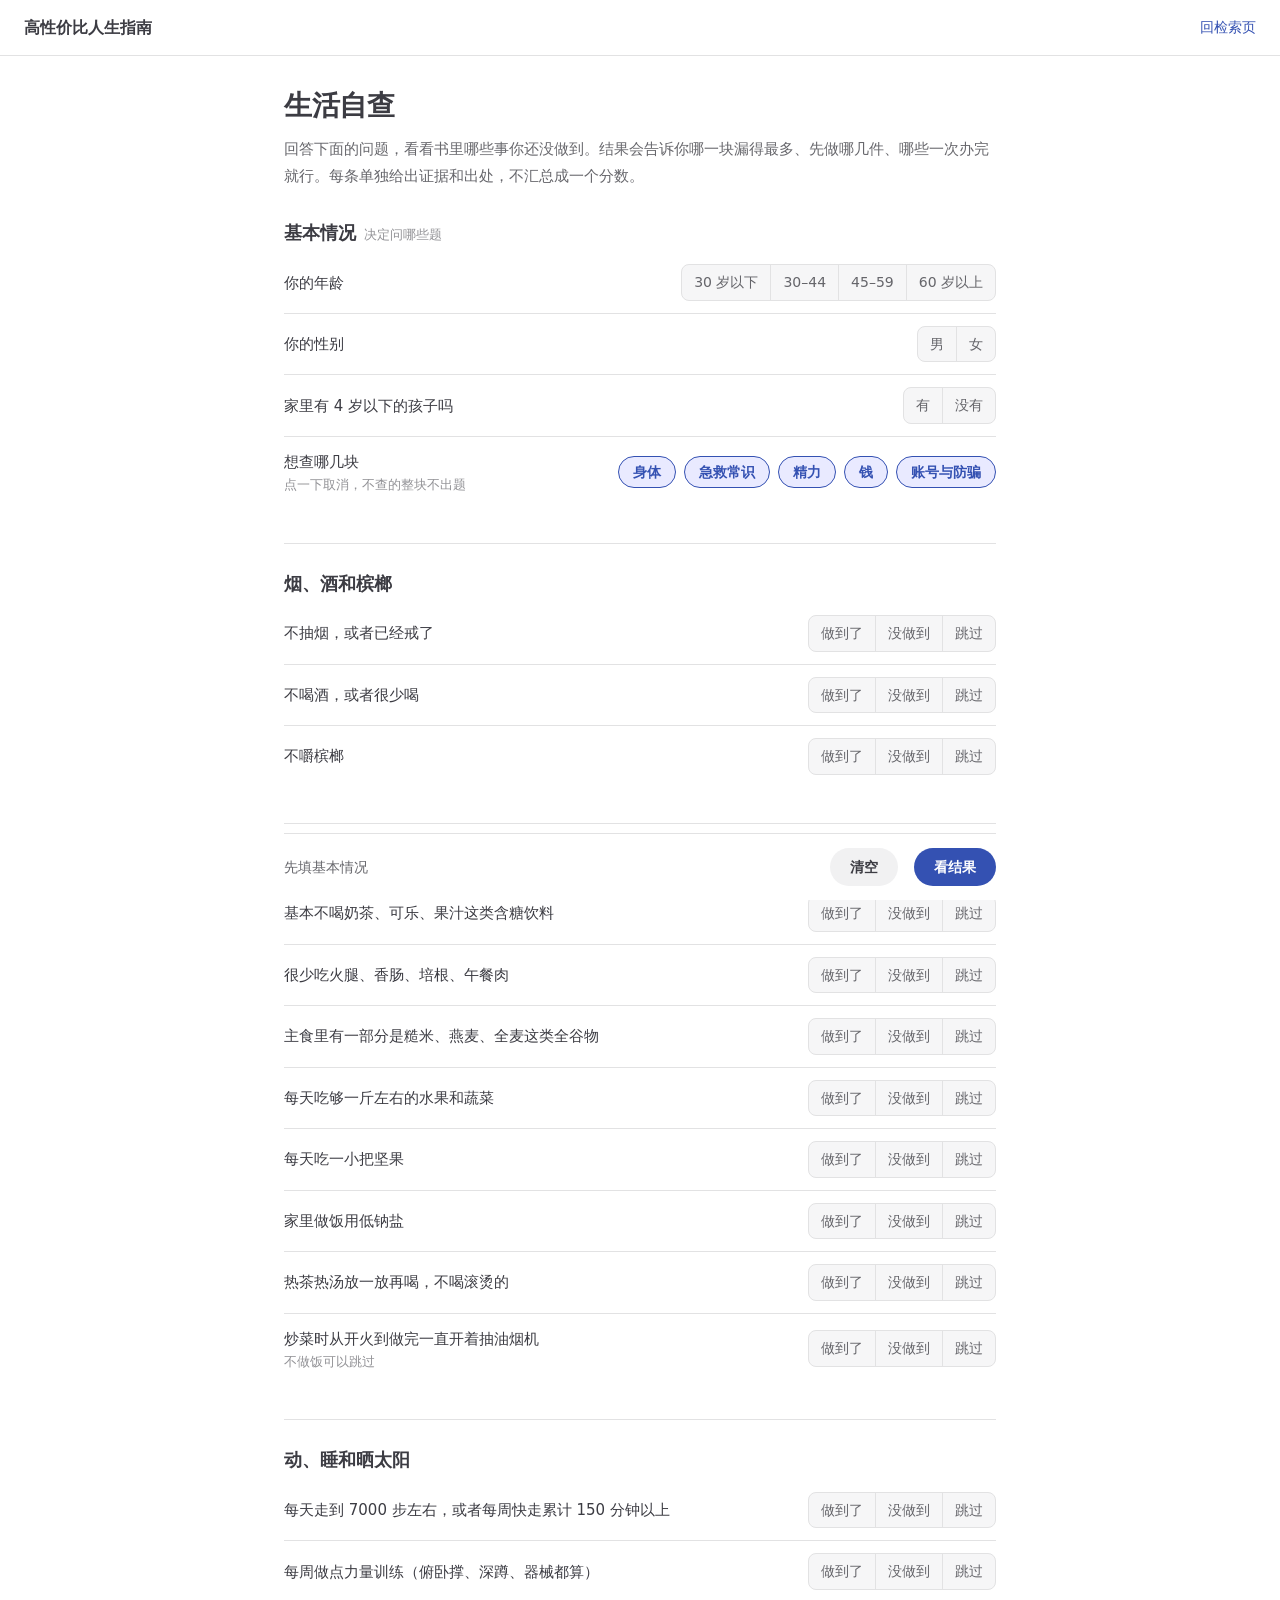
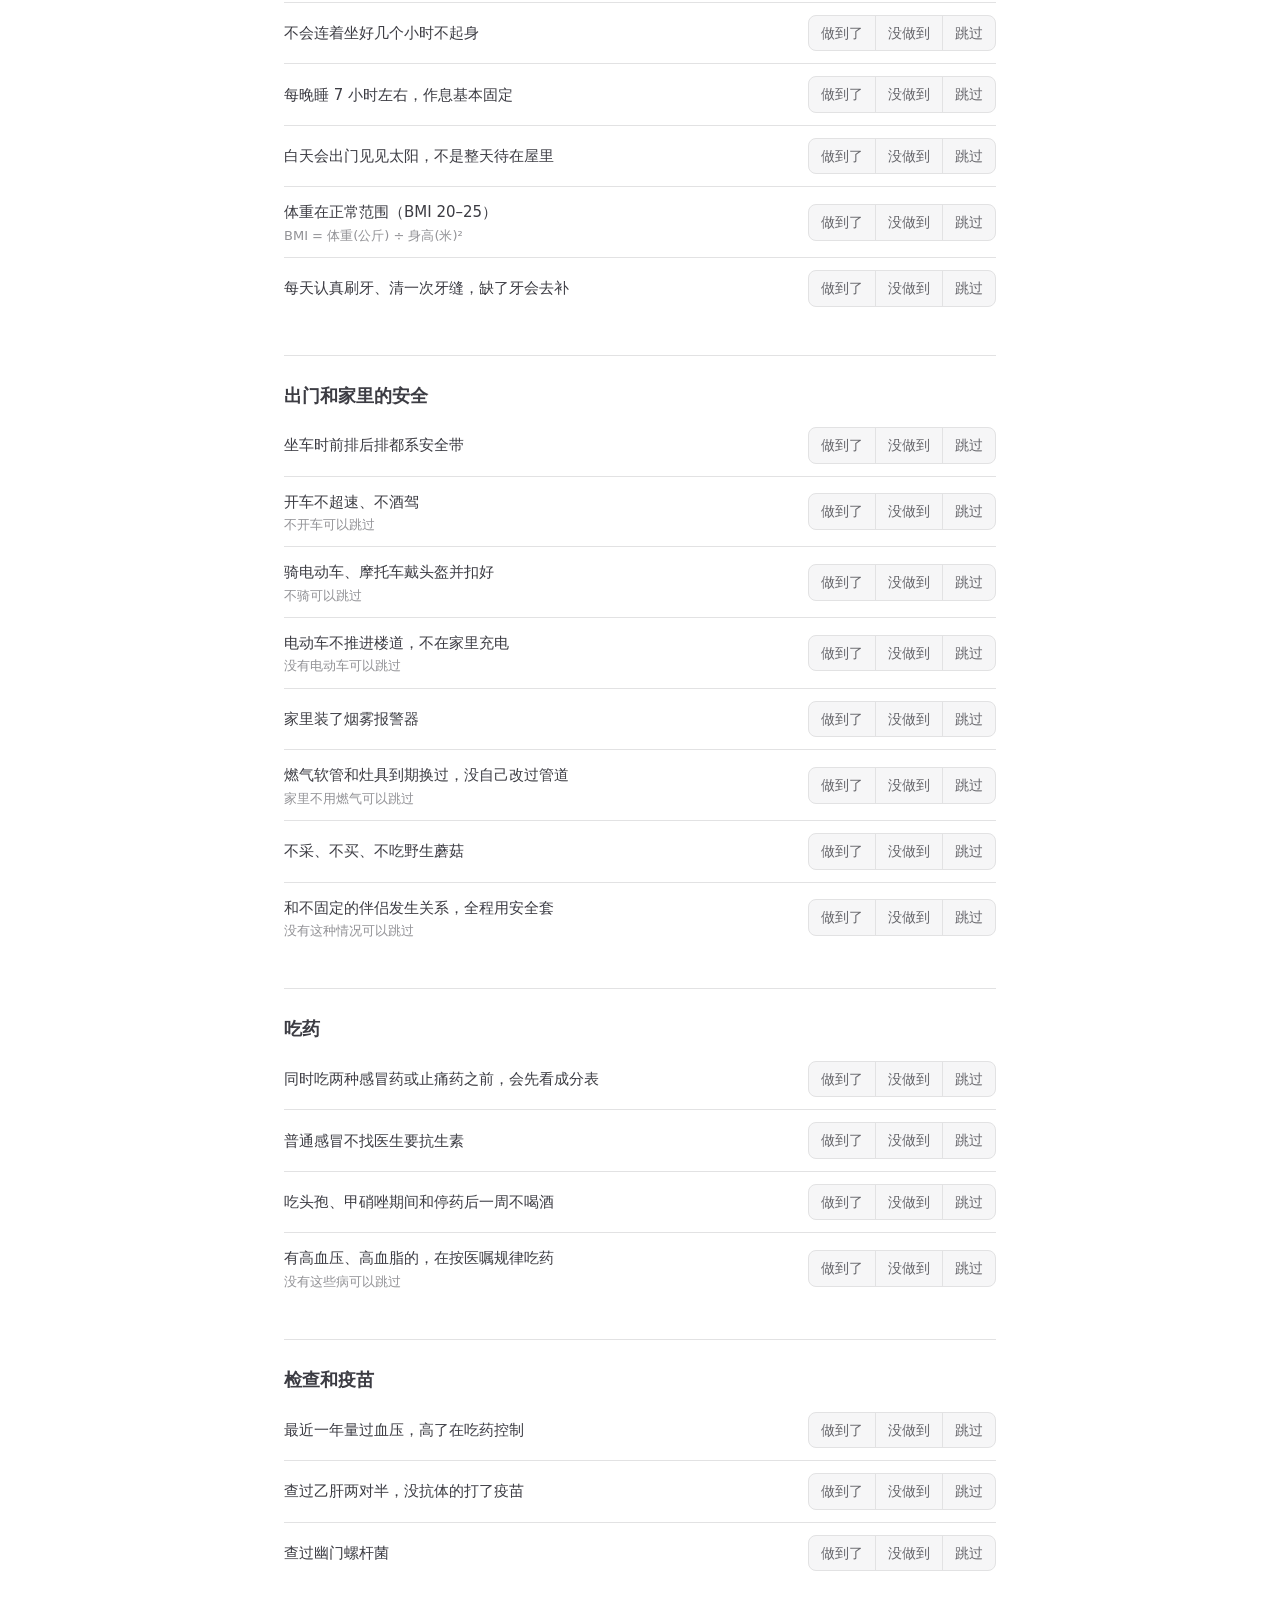
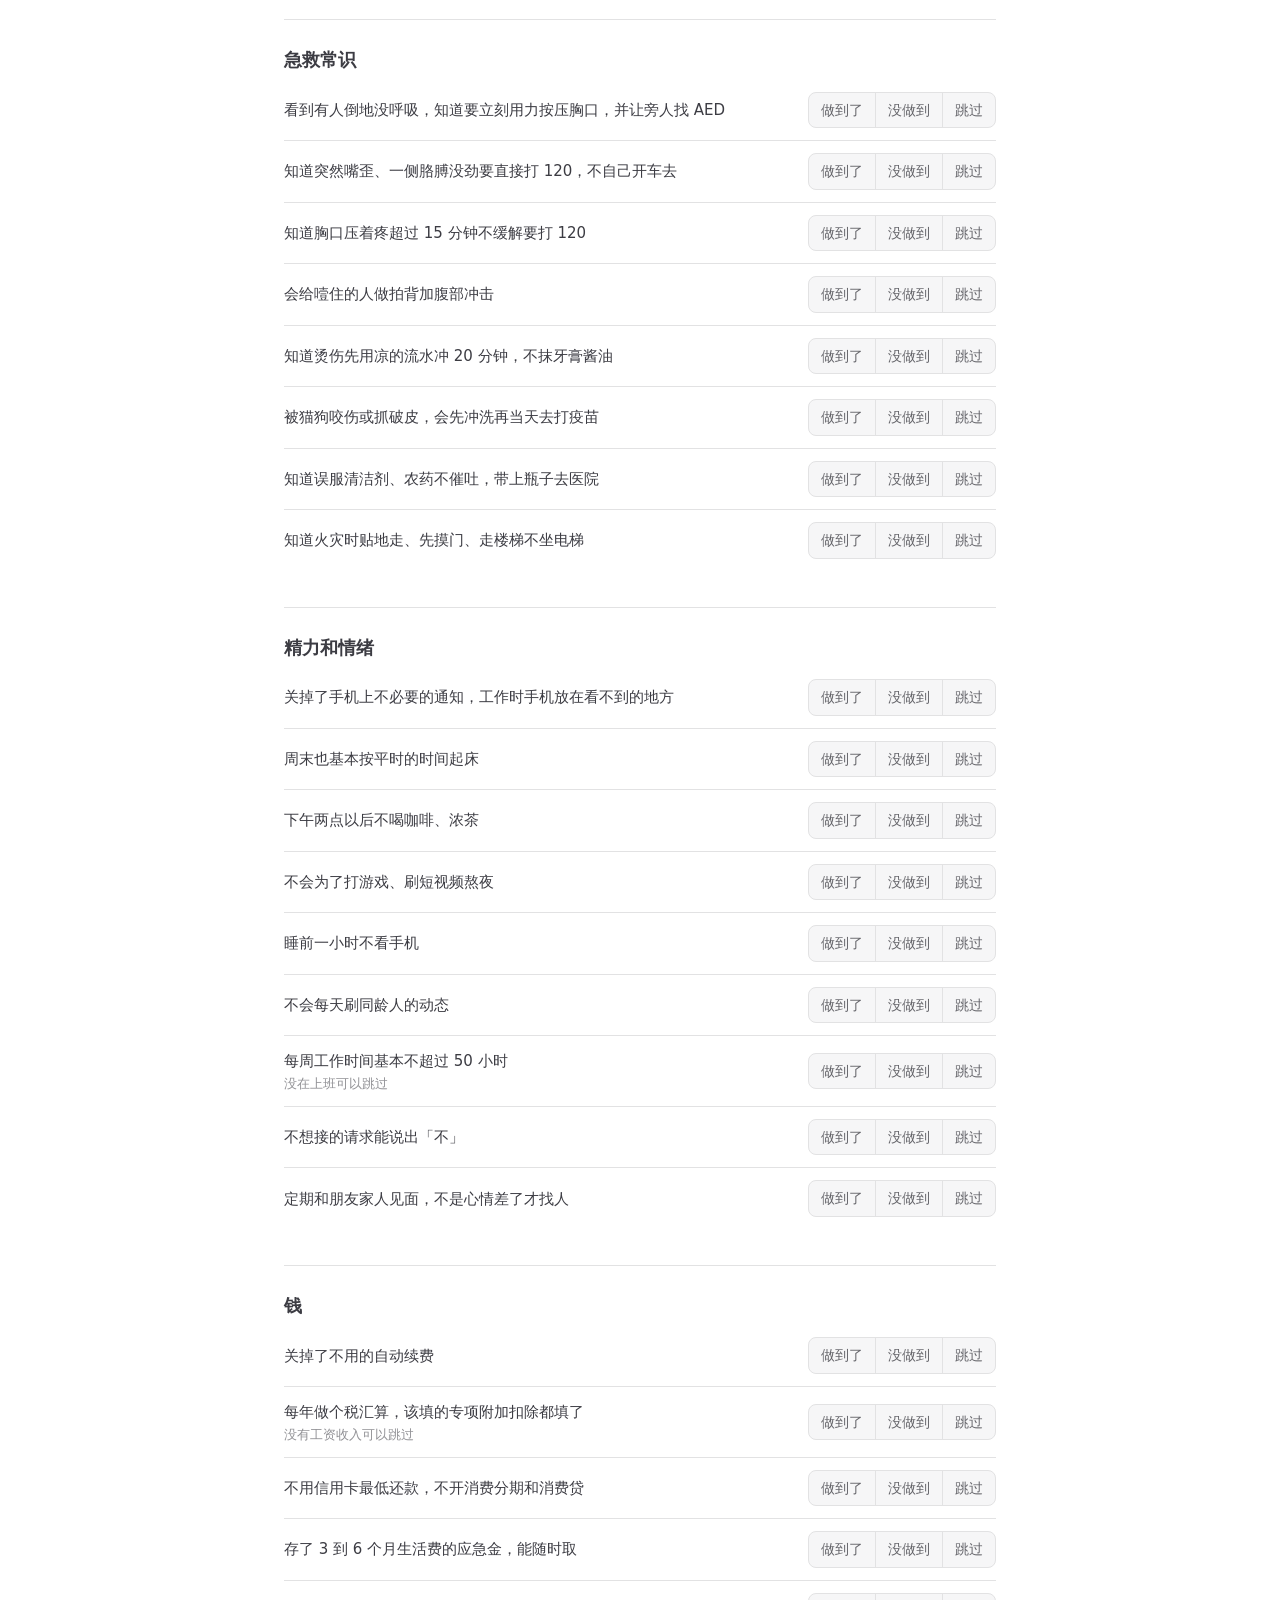
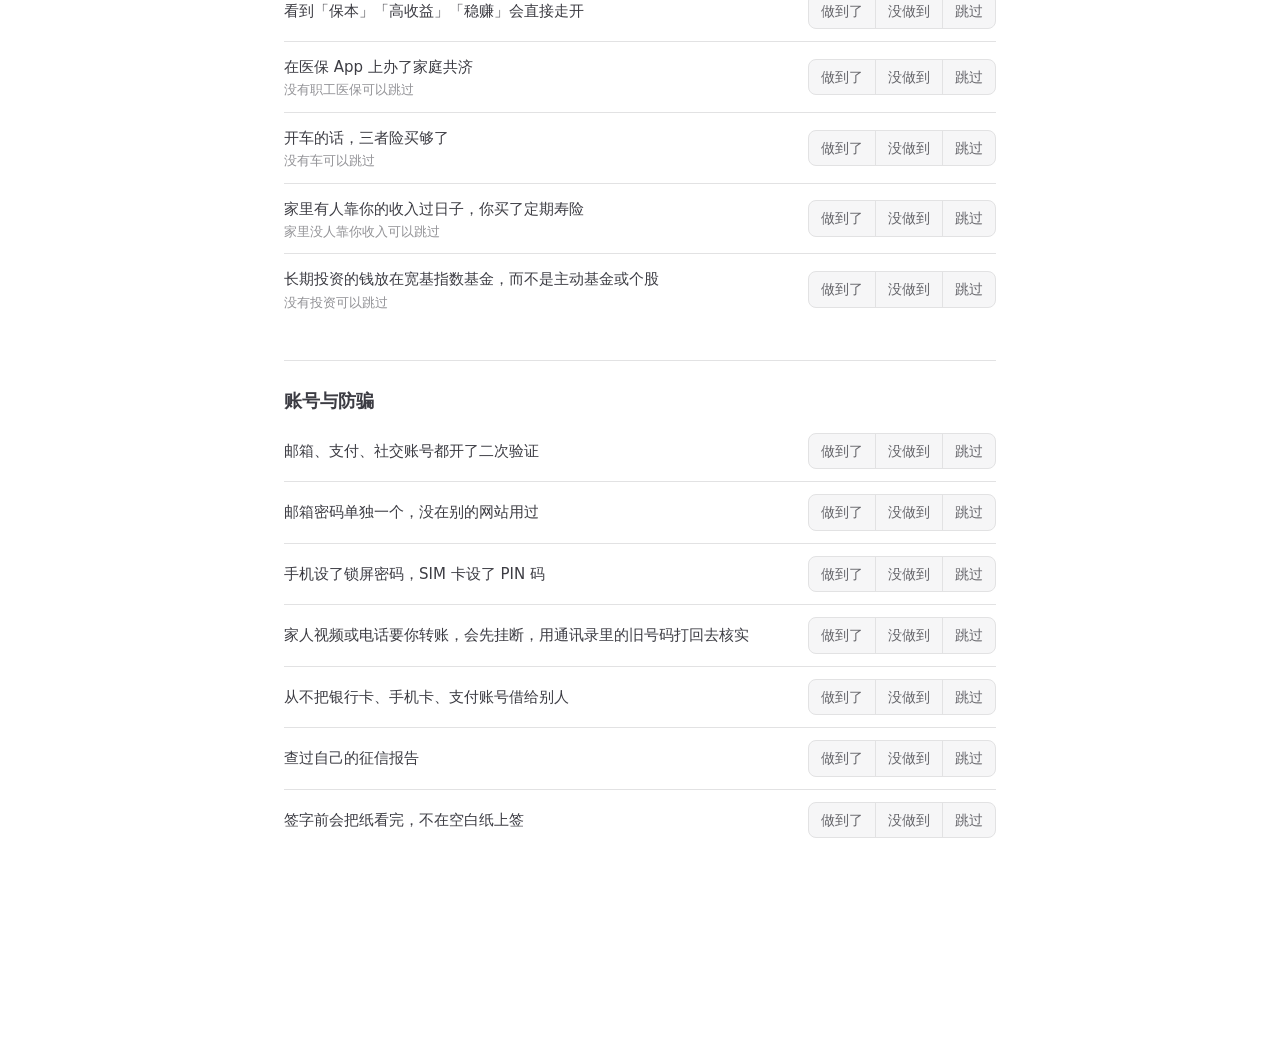
<file: upstream/selfcheck.html>
<!doctype html>
<html lang="zh-CN">
<head>
<meta charset="utf-8">
<meta name="viewport" content="width=device-width, initial-scale=1">
<title>生活自查 · 高性价比人生指南</title>
<meta name="description" content="回答一组是否题，看看书里哪些事你还没做到：哪一块漏得最多、先做哪几件、哪些一次办完就行。每条单独给出证据和出处，不汇总成「少活几年」。">
<link rel="icon" href="data:image/svg+xml,%3Csvg xmlns='http://www.w3.org/2000/svg' viewBox='0 0 64 64'%3E%3Crect width='64' height='64' rx='14' fill='%233451b2'/%3E%3Cpath d='M17 33l10 11 20-24' fill='none' stroke='white' stroke-width='7' stroke-linecap='round' stroke-linejoin='round'/%3E%3C/svg%3E">
<script>(function(){try{var s=localStorage.getItem('theme');var d=s?s==='dark':matchMedia('(prefers-color-scheme: dark)').matches;if(d)document.documentElement.classList.add('dark')}catch(e){}})();</script>
<style>
/* 配色、字体与 index.html 同一套（VitePress 默认主题） */
:root{
  --bg:#ffffff; --bg-alt:#f6f6f7; --bg-soft:#f6f6f7; --bg-mute:#f1f1f2;
  --divider:#e2e2e3;
  --t1:rgba(60,60,67,1); --t2:rgba(60,60,67,.78); --t3:rgba(60,60,67,.56);
  --brand-1:#3451b2; --brand-2:#3a5ccc; --brand-soft:rgba(100,108,255,.14);
  --green-1:#18794e; --green-soft:rgba(16,185,129,.14);
  --yellow-1:#915930; --yellow-soft:rgba(234,179,8,.14);
  --red-1:#b8272c; --red-soft:rgba(244,63,94,.14);
  --gray-1:#565a5f; --gray-soft:rgba(142,150,170,.14);
  --font:ui-sans-serif,system-ui,-apple-system,"Segoe UI",Roboto,"PingFang SC","Hiragino Sans GB","Microsoft YaHei","Noto Sans SC",sans-serif;
  color-scheme:light;
}
html.dark{
  --bg:#1b1b1f; --bg-alt:#161618; --bg-soft:#202127; --bg-mute:#2b2b2f;
  --divider:#2e2e32;
  --t1:rgba(255,255,245,.86); --t2:rgba(235,235,245,.6); --t3:rgba(235,235,245,.38);
  --brand-1:#a8b1ff; --brand-2:#5c73e7; --brand-soft:rgba(100,108,255,.16);
  --green-1:#3dd68c; --green-soft:rgba(16,185,129,.16);
  --yellow-1:#f9b44e; --yellow-soft:rgba(234,179,8,.16);
  --red-1:#f66f81; --red-soft:rgba(244,63,94,.16);
  --gray-1:#a4a8ae; --gray-soft:rgba(142,150,170,.16);
  color-scheme:dark;
}
*{box-sizing:border-box}
body{margin:0;background:var(--bg);color:var(--t1);font:15px/1.75 var(--font);-webkit-font-smoothing:antialiased}
a{color:var(--brand-1);text-decoration:none}
a:hover{color:var(--brand-2);text-decoration:underline;text-underline-offset:2px}
button{font:inherit;color:inherit;background:none;border:0;padding:0;cursor:pointer}
:focus-visible{outline:2px solid var(--brand-1);outline-offset:2px;border-radius:4px}
[hidden]{display:none!important}
.nav{position:sticky;top:0;z-index:10;height:56px;background:var(--bg);border-bottom:1px solid var(--divider);display:flex;align-items:center;gap:12px;padding:0 24px}
.nav .title{font-weight:600;font-size:16px;color:var(--t1)}
.nav .title:hover{text-decoration:none}
.nav .sp{flex:1}
.nav .back{font-size:14px;font-weight:500}
.wrap{max-width:760px;margin:0 auto;padding:32px 24px 96px}
h1{font-size:28px;line-height:1.3;margin:0 0 12px;font-weight:600;letter-spacing:-.01em}
.lead{color:var(--t2);margin:0 0 28px}
h2{font-size:18px;font-weight:600;margin:36px 0 4px;padding-top:24px;border-top:1px solid var(--divider)}
h2 small{font-weight:400;font-size:13px;color:var(--t3);margin-left:8px}
.q{display:flex;align-items:center;gap:16px;padding:12px 0;border-top:1px solid var(--divider)}
h2+.q{border-top:0}
.q .txt{flex:1;min-width:0}
.q .txt small{display:block;color:var(--t3);font-size:13px;line-height:1.5}
.seg{display:inline-flex;flex:none;border:1px solid var(--divider);border-radius:8px;overflow:hidden;background:var(--bg-soft)}
.seg button{padding:5px 12px;font-size:14px;color:var(--t2);border-left:1px solid var(--divider);white-space:nowrap;transition:background .2s,color .2s}
.seg button:first-child{border-left:0}
.seg button:hover{color:var(--t1)}
.seg button[aria-pressed="true"]{background:var(--brand-soft);color:var(--brand-1);font-weight:600}
.seg button.no[aria-pressed="true"]{background:var(--red-soft);color:var(--red-1)}
.seg button.yes[aria-pressed="true"]{background:var(--green-soft);color:var(--green-1)}
.bar{position:sticky;bottom:0;margin-top:32px;padding:14px 0;background:var(--bg);border-top:1px solid var(--divider);display:flex;align-items:center;gap:16px}
.bar .prog{flex:1;color:var(--t2);font-size:14px}
.btn{border-radius:20px;padding:0 20px;line-height:38px;font-weight:600;font-size:14px;background:var(--brand-1);color:#fff;transition:background .2s}
html.dark .btn{color:#1b1b1f}
.btn:hover{background:var(--brand-2)}
.btn.ghost{background:var(--bg-mute);color:var(--t1)}
.btn.ghost:hover{background:var(--divider)}
.sum{display:grid;grid-template-columns:repeat(4,1fr);gap:12px;margin:8px 0 12px}
.tile{background:var(--bg-soft);border-radius:10px;padding:14px 16px}
.tile b{display:block;font-size:26px;line-height:1.2;font-variant-numeric:tabular-nums}
.tile span{font-size:13px;color:var(--t2)}
.tile.r3 b{color:var(--brand-1)} .tile.r2 b{color:var(--green-1)}
.note{font-size:13.5px;color:var(--t2);background:var(--bg-soft);border-radius:8px;padding:12px 16px;margin:20px 0}
.note b{color:var(--t1)}
.card{border:1px solid var(--divider);border-radius:12px;padding:16px 20px;margin:12px 0;background:var(--bg)}
.card .h{display:flex;gap:10px;align-items:baseline}
.card .h b{flex:1;font-size:16px;font-weight:600;line-height:1.5}
.card .h a{flex:none;font-size:13px;white-space:nowrap}
.card .human{margin:8px 0 10px;color:var(--t1)}
.card .cost{font-size:13.5px;color:var(--t2);margin-top:6px}
.card .also{margin-top:10px;padding-top:10px;border-top:1px dashed var(--divider);font-size:13.5px;color:var(--t2)}
.badges{display:flex;flex-wrap:wrap;gap:6px}
.badge{display:inline-block;border-radius:10px;padding:0 10px;line-height:20px;font-size:12px;font-weight:600;white-space:nowrap}
.badge.A{background:var(--green-soft);color:var(--green-1)}
.badge.B{background:var(--yellow-soft);color:var(--yellow-1)}
.badge.C{background:var(--gray-soft);color:var(--gray-1)}
.badge.r3{background:var(--brand-soft);color:var(--brand-1)}
.badge.r2{background:var(--green-soft);color:var(--green-1)}
.badge.r1,.badge.plain{background:var(--gray-soft);color:var(--gray-1)}
.badge.warn{background:var(--yellow-soft);color:var(--yellow-1)}
.verdict{font-size:16px;line-height:1.85;margin:0 0 20px}
.verdict b{font-weight:600}
.mods{display:flex;flex-wrap:wrap;gap:8px}
.mods button{border:1px solid var(--divider);border-radius:16px;padding:3px 14px;font-size:14px;color:var(--t2);background:var(--bg-soft)}
.mods button[aria-pressed="true"]{border-color:var(--brand-1);background:var(--brand-soft);color:var(--brand-1);font-weight:600}
.hbar{display:grid;grid-template-columns:8.5em 1fr 4.5em;align-items:center;gap:12px;padding:6px 0;font-size:14px}
.hbar .nm{color:var(--t1);white-space:nowrap;overflow:hidden;text-overflow:ellipsis}
.hbar .tr{height:10px;border-radius:5px;background:var(--bg-mute);overflow:hidden}
.hbar .fl{height:100%;border-radius:0 4px 4px 0;background:var(--brand-1)}
.hbar .v{color:var(--t2);text-align:right;font-variant-numeric:tabular-nums}
.top3{margin:8px 0 0;padding-left:22px}
.top3 li{margin:6px 0}
.top3 .why{color:var(--t2);font-size:13.5px}
.copy-tools{margin-top:12px}
.copy-status{margin:8px 0 0;color:var(--t2);font-size:14px}
.copy-tools label{display:block;margin:12px 0 4px;font-size:14px}
.copy-tools textarea{display:block;width:100%;padding:12px;border:1px solid var(--divider);border-radius:8px;background:var(--bg-soft);color:var(--t1);font:inherit;font-size:14px;resize:vertical}
.copy-tools button:disabled{cursor:wait;opacity:.65}
.card{scroll-margin-top:72px}
.done-list{color:var(--t2);font-size:14px;padding-left:20px}
#status{color:var(--t2);padding:40px 0;text-align:center}
@media (max-width:640px){
  .nav{padding:0 16px}
  .wrap{padding:24px 16px 80px}
  h1{font-size:24px}
  .q{flex-direction:column;align-items:stretch;gap:8px}
  .seg{align-self:flex-start}
  .sum{grid-template-columns:repeat(2,1fr)}
  .hbar{grid-template-columns:7.5em 1fr 3.8em;gap:8px}
}
</style>
</head>
<body>
<header class="nav">
  <a class="title" href="./">高性价比人生指南</a>
  <span class="sp"></span>
  <a class="back" href="./">回检索页</a>
</header>
<main class="wrap">
  <div id="status">正在读取正文 …</div>

  <section id="ask" hidden>
    <h1>生活自查</h1>
    <p class="lead">回答下面的问题，看看书里哪些事你还没做到。结果会告诉你哪一块漏得最多、先做哪几件、哪些一次办完就行。每条单独给出证据和出处，不汇总成一个分数。</p>
    <div id="qs"></div>
    <div class="bar">
      <span class="prog" id="prog"></span>
      <button class="btn ghost" id="reset" type="button">清空</button>
      <button class="btn" id="go" type="button">看结果</button>
    </div>
  </section>

  <section id="out" hidden>
    <h1>自查结果</h1>
    <p class="verdict" id="verdict"></p>
    <div class="sum" id="sum"></div>
    <h2>哪一块漏得最多<small>按做到的比例从低到高排</small></h2>
    <div id="bars"></div>
    <div id="todo"></div>
    <div class="note"><b>为什么不算「少活几年」：</b>每条的数字来自不同研究、不同人群，而且抽烟、不运动、睡得差这些习惯常常一起出现。把各条的风险乘到一起会重复计算，算出来的年数会偏大，偏多少也说不清。所以每条只给它自己那份证据。</div>
    <h2 id="done-h">已经做到的</h2>
    <ul class="done-list" id="done"></ul>
    <div class="bar">
      <span class="prog">答案只存在你这台设备的浏览器里。</span>
      <button class="btn ghost" id="back" type="button">改答案</button>
    </div>
  </section>
</main>

<script>
/* 题目表。sec + key 按「第几节、标题里含哪段字」找条目，不写条号，插条目顺延时不会指歪；
   找不到就在控制台报错并跳过这题。
   when(p) 按基本情况决定这题问不问；also 是没做到时顺带列出的相关条目。 */
const PROFILE = [
  {id:'age', text:'你的年龄', opts:[['<30','30 岁以下'],['30','30–44'],['45','45–59'],['60','60 岁以上']]},
  {id:'sex', text:'你的性别', opts:[['m','男'],['f','女']]},
  {id:'kid', text:'家里有 4 岁以下的孩子吗', opts:[['y','有'],['n','没有']]},
];
const ageAtLeast = (p, a) => ({'<30':20,'30':30,'45':45,'60':60})[p.age] >= a;
const GROUPS = [
  {name:'烟、酒和槟榔', mod:'身体', qs:[
    {sec:2, key:'戒烟，越早越好', text:'不抽烟，或者已经戒了', also:[{sec:2, key:'先去拿药'},{sec:2, key:'戒烟门诊'}]},
    {sec:2, key:'少喝或不喝酒', text:'不喝酒，或者很少喝'},
    {sec:2, key:'不嚼槟榔', text:'不嚼槟榔'},
  ]},
  {name:'吃喝', mod:'身体', qs:[
    {sec:2, key:'含糖饮料', text:'基本不喝奶茶、可乐、果汁这类含糖饮料'},
    {sec:2, key:'加工肉', text:'很少吃火腿、香肠、培根、午餐肉'},
    {sec:2, key:'全谷物', text:'主食里有一部分是糙米、燕麦、全麦这类全谷物'},
    {sec:2, key:'5 份', text:'每天吃够一斤左右的水果和蔬菜'},
    {sec:2, key:'坚果', text:'每天吃一小把坚果'},
    {sec:2, key:'低钠盐', text:'家里做饭用低钠盐'},
    {sec:2, key:'滚烫', text:'热茶热汤放一放再喝，不喝滚烫的'},
    {sec:2, key:'抽油烟机', text:'炒菜时从开火到做完一直开着抽油烟机', hint:'不做饭可以跳过'},
  ]},
  {name:'动、睡和晒太阳', mod:'身体', qs:[
    {sec:2, key:'7000', text:'每天走到 7000 步左右，或者每周快走累计 150 分钟以上'},
    {sec:2, key:'力量训练', text:'每周做点力量训练（俯卧撑、深蹲、器械都算）'},
    {sec:2, key:'别连着坐太久', text:'不会连着坐好几个小时不起身'},
    {sec:2, key:'每晚睡 7', text:'每晚睡 7 小时左右，作息基本固定'},
    {sec:2, key:'晒晒太阳', text:'白天会出门见见太阳，不是整天待在屋里'},
    {sec:2, key:'BMI', text:'体重在正常范围（BMI 20–25）', hint:'BMI = 体重(公斤) ÷ 身高(米)²'},
    {sec:2, key:'认真刷牙', text:'每天认真刷牙、清一次牙缝，缺了牙会去补'},
    {sec:1, key:'平衡和腿部力量', text:'练过平衡和腿部力量，浴室楼梯装了扶手防滑', when:p => ageAtLeast(p,60)},
  ]},
  {name:'出门和家里的安全', mod:'身体', qs:[
    {sec:1, key:'系安全带', text:'坐车时前排后排都系安全带'},
    {sec:1, key:'不酒驾', text:'开车不超速、不酒驾', hint:'不开车可以跳过'},
    {sec:1, key:'戴头盔', text:'骑电动车、摩托车戴头盔并扣好', hint:'不骑可以跳过'},
    {sec:1, key:'电动自行车不推进楼道', text:'电动车不推进楼道，不在家里充电', hint:'没有电动车可以跳过'},
    {sec:1, key:'烟雾报警器', text:'家里装了烟雾报警器'},
    {sec:1, key:'燃气软管', text:'燃气软管和灶具到期换过，没自己改过管道', hint:'家里不用燃气可以跳过'},
    {sec:1, key:'野生蘑菇', text:'不采、不买、不吃野生蘑菇'},
    {sec:1, key:'安全套', text:'和不固定的伴侣发生关系，全程用安全套', hint:'没有这种情况可以跳过'},
    {sec:1, key:'安全座椅', text:'孩子坐车用安全座椅，不抱在怀里', when:p => p.kid === 'y'},
    {sec:1, key:'限位器', text:'窗户和阳台装了限位器或护栏', when:p => p.kid === 'y'},
  ]},
  {name:'吃药', mod:'身体', qs:[
    {sec:34, key:'对乙酰氨基酚', text:'同时吃两种感冒药或止痛药之前，会先看成分表'},
    {sec:34, key:'普通感冒别找医生要抗生素', text:'普通感冒不找医生要抗生素'},
    {sec:34, key:'头孢、甲硝唑', text:'吃头孢、甲硝唑期间和停药后一周不喝酒'},
    {sec:2, key:'有高血压、高血脂', text:'有高血压、高血脂的，在按医嘱规律吃药', hint:'没有这些病可以跳过'},
  ]},
  {name:'检查和疫苗', mod:'身体', qs:[
    {sec:1, key:'量血压', text:'最近一年量过血压，高了在吃药控制'},
    {sec:1, key:'空腹血糖', text:'查过空腹血糖', when:p => ageAtLeast(p,30)},
    {sec:1, key:'乙肝两对半', text:'查过乙肝两对半，没抗体的打了疫苗'},
    {sec:1, key:'幽门螺杆菌', text:'查过幽门螺杆菌'},
    {sec:1, key:'HPV 疫苗', text:'打过 HPV 疫苗', when:p => p.sex === 'f'},
    {sec:1, key:'宫颈癌筛查', text:'做过宫颈癌筛查', when:p => p.sex === 'f' && ageAtLeast(p,30)},
    {sec:1, key:'乳腺癌筛查', text:'近两年做过乳腺钼靶', when:p => p.sex === 'f' && ageAtLeast(p,45)},
    {sec:1, key:'结直肠癌筛查', text:'做过结直肠癌筛查（大便潜血或肠镜）', when:p => ageAtLeast(p,45)},
    {sec:1, key:'流感疫苗', text:'每年打流感疫苗', when:p => ageAtLeast(p,60)},
    {sec:1, key:'带状疱疹疫苗', text:'打过带状疱疹疫苗', when:p => ageAtLeast(p,60)},
    {sec:1, key:'肺炎球菌疫苗', text:'打过肺炎球菌疫苗', when:p => ageAtLeast(p,60)},
    {sec:1, key:'骨密度', text:'做过骨密度检查', when:p => p.sex === 'f' && ageAtLeast(p,60)},
  ]},
  {name:'急救常识', mod:'急救常识', qs:[
    {sec:13, key:'有人倒地没呼吸', text:'看到有人倒地没呼吸，知道要立刻用力按压胸口，并让旁人找 AED'},
    {sec:13, key:'突然嘴歪', text:'知道突然嘴歪、一侧胳膊没劲要直接打 120，不自己开车去'},
    {sec:13, key:'胸口压着疼', text:'知道胸口压着疼超过 15 分钟不缓解要打 120'},
    {sec:13, key:'有人噎住', text:'会给噎住的人做拍背加腹部冲击'},
    {sec:13, key:'烫伤后', text:'知道烫伤先用凉的流水冲 20 分钟，不抹牙膏酱油'},
    {sec:13, key:'被狗、猫咬伤', text:'被猫狗咬伤或抓破皮，会先冲洗再当天去打疫苗'},
    {sec:13, key:'误服', text:'知道误服清洁剂、农药不催吐，带上瓶子去医院'},
    {sec:13, key:'火灾时', text:'知道火灾时贴地走、先摸门、走楼梯不坐电梯'},
    {sec:13, key:'婴儿噎住', text:'会给不满 1 岁的婴儿做拍背加按胸', when:p => p.kid === 'y'},
  ]},
  {name:'精力和情绪', mod:'精力', qs:[
    {sec:3, key:'关掉非必要通知', text:'关掉了手机上不必要的通知，工作时手机放在看不到的地方'},
    {sec:3, key:'固定起床时间', text:'周末也基本按平时的时间起床'},
    {sec:3, key:'下午两点以后', text:'下午两点以后不喝咖啡、浓茶'},
    {sec:3, key:'到点就睡', text:'不会为了打游戏、刷短视频熬夜'},
    {sec:3, key:'睡前一小时', text:'睡前一小时不看手机'},
    {sec:3, key:'别人过得怎么样', text:'不会每天刷同龄人的动态'},
    {sec:3, key:'49 小时', text:'每周工作时间基本不超过 50 小时', hint:'没在上班可以跳过'},
    {sec:3, key:'学会拒绝', text:'不想接的请求能说出「不」'},
    {sec:22, key:'定期和人见面', text:'定期和朋友家人见面，不是心情差了才找人'},
  ]},
  {name:'钱', mod:'钱', qs:[
    {sec:5, key:'自动续费', text:'关掉了不用的自动续费'},
    {sec:5, key:'个税汇算', text:'每年做个税汇算，该填的专项附加扣除都填了', hint:'没有工资收入可以跳过'},
    {sec:5, key:'最低还款', text:'不用信用卡最低还款，不开消费分期和消费贷'},
    {sec:5, key:'先存出', text:'存了 3 到 6 个月生活费的应急金，能随时取'},
    {sec:5, key:'高收益', text:'看到「保本」「高收益」「稳赚」会直接走开'},
    {sec:5, key:'家庭共济', text:'在医保 App 上办了家庭共济', hint:'没有职工医保可以跳过'},
    {sec:5, key:'三者险', text:'开车的话，三者险买够了', hint:'没有车可以跳过'},
    {sec:5, key:'定期寿险', text:'家里有人靠你的收入过日子，你买了定期寿险', hint:'家里没人靠你收入可以跳过'},
    {sec:5, key:'宽基指数', text:'长期投资的钱放在宽基指数基金，而不是主动基金或个股', hint:'没有投资可以跳过'},
  ]},
  {name:'账号与防骗', mod:'账号与防骗', qs:[
    {sec:14, key:'二次验证', text:'邮箱、支付、社交账号都开了二次验证'},
    {sec:14, key:'邮箱密码单独', text:'邮箱密码单独一个，没在别的网站用过'},
    {sec:14, key:'锁屏密码', text:'手机设了锁屏密码，SIM 卡设了 PIN 码'},
    {sec:8, key:'通讯录里的旧号码', text:'家人视频或电话要你转账，会先挂断，用通讯录里的旧号码打回去核实'},
    {sec:8, key:'不把银行卡', text:'从不把银行卡、手机卡、支付账号借给别人'},
    {sec:8, key:'征信报告', text:'查过自己的征信报告'},
    {sec:8, key:'签字前', text:'签字前会把纸看完，不在空白纸上签'},
  ]},
];
const MODS = ['身体', '急救常识', '精力', '钱', '账号与防骗'];
const modOn = m => ans['mod:' + m] !== 'off';

/* 解析：和 index.html 的 parseReadme 同一套格式，只取这里用得到的字段 */
const COST_W = { money:{'0':0,'少':1,'多':2}, time:{'少':0,'中':1,'多':2}, will:{'否':0,'些':1,'是':2} };
function parse(md){
  const out = []; let sec = null, e = null; let m;
  for (const raw of md.split(/\r?\n/)){
    const line = raw.trimEnd();
    if ((m = /^#{1,2} (\d+)\. /.exec(line))) { sec = +m[1]; e = null; continue; }
    if ((m = /^### (\d+)\. (.+)$/.exec(line)) && sec) { e = {sec, n:+m[1], title:m[2].trim(), human:'', cost:'', grade:'', note:''}; out.push(e); continue; }
    if (!e) continue;
    if ((m = /^\x3c!--\s*成本标签:\s*(.*?)\s*-->/.exec(line))){
      for (const kv of m[1].split(/\s+/)){ const [k,v] = kv.split('='); const p = {'钱':'money','时间':'time','毅力':'will','收益':'level','口径':'lens'}[k]; if (p) e[p] = v; }
    }
    else if ((m = /^- 说人话：(.*)$/.exec(line))) e.human = m[1];
    else if ((m = /^- 成本：(.*)$/.exec(line))) e.cost = m[1];
    else if ((m = /^- 证据等级：\s*([ABC])/.exec(line))) e.grade = m[1];
    else if ((m = /^- 备注：(.*)$/.exec(line))) e.note = m[1];
  }
  for (const x of out){
    x.cs = (COST_W.money[x.money] ?? 0) + (COST_W.time[x.time] ?? 0) + (COST_W.will[x.will] ?? 0);
    x.ratio = x.level === '大' ? (x.cs === 0 ? '极高' : (x.cs <= 2 ? '高' : '一般'))
            : x.level === '中' ? (x.cs === 0 ? '高' : '一般') : '一般';
    x.dispute = /^争议/.test(x.note);
  }
  return out;
}
const plain = s => s.replace(/\*\*/g, '').replace(/\\([*_])/g, '$1').replace(/\[([^\]]+)\]\([^)]+\)/g, '$1');
const esc = s => s.replace(/[&<>"]/g, ch => ({'&':'&amp;','<':'&lt;','>':'&gt;','"':'&quot;'}[ch]));

let ENTRIES = [];
const find = (sec, key) => {
  const hit = ENTRIES.find(x => x.sec === sec && x.title.includes(key));
  if (!hit) console.error(`自查题找不到条目：第 ${sec} 节，标题含「${key}」`);
  return hit;
};

/* 答案：只存本机浏览器，取不到也照常能用 */
const STORE = 'selfcheck-v1';
let ans = {};
try { ans = JSON.parse(localStorage.getItem(STORE) || '{}'); } catch (e) {}
const save = () => { try { localStorage.setItem(STORE, JSON.stringify(ans)); } catch (e) {} };
const profile = () => Object.fromEntries(PROFILE.map(p => [p.id, ans['p:'+p.id]]));
const profileDone = () => PROFILE.every(p => ans['p:'+p.id]);
const qid = q => q.sec + ':' + q.key;
const shown = (q, p) => q.entry && modOn(q.g.mod) && (!q.when || (profileDone() && q.when(p)));
const activeQs = () => { const p = profile(); return GROUPS.flatMap(g => g.qs).filter(q => shown(q, p)); };

function seg(name, opts, cur){
  return `<div class="seg" role="group">` + opts.map(([v, t, cls]) =>
    `<button type="button" data-k="${esc(name)}" data-v="${v}" class="${cls||''}" aria-pressed="${cur === v}">${t}</button>`).join('') + `</div>`;
}
const YN = [['y','做到了','yes'],['n','没做到','no'],['s','跳过']];

function renderAsk(){
  const p = profile();
  let h = `<h2 style="border-top:0;padding-top:0;margin-top:0">基本情况<small>决定问哪些题</small></h2>`;
  for (const f of PROFILE) h += `<div class="q"><div class="txt">${f.text}</div>${seg('p:'+f.id, f.opts, ans['p:'+f.id])}</div>`;
  h += `<div class="q"><div class="txt">想查哪几块<small>点一下取消，不查的整块不出题</small></div><div class="mods">`
    + MODS.map(m => `<button type="button" data-mod="${m}" aria-pressed="${modOn(m)}">${m}</button>`).join('') + `</div></div>`;
  for (const g of GROUPS){
    const qs = g.qs.filter(q => shown(q, p));
    if (!qs.length) continue;
    h += `<h2>${g.name}</h2>`;
    for (const q of qs) h += `<div class="q"><div class="txt">${esc(q.text)}${q.hint ? `<small>${esc(q.hint)}</small>` : ''}</div>${seg(qid(q), YN, ans[qid(q)])}</div>`;
  }
  document.getElementById('qs').innerHTML = h;
  const qs = activeQs(), n = qs.filter(q => ans[qid(q)]).length;
  document.getElementById('prog').textContent = profileDone() ? `已答 ${n} / ${qs.length} 题` : '先填基本情况';
}

const RANK = {'极高':0,'高':1,'一般':2}, LV = {'大':0,'中':1,'小':2}, GR = {A:0,B:1,C:2};
function card(e, also){
  const r = {'极高':'r3','高':'r2','一般':'r1'}[e.ratio];
  const lens = e.lens ? `<span class="badge plain">口径 ${e.lens}</span>` : '';
  const alsoH = also.length ? `<div class="also">相关做法：` + also.map(a =>
    `<a href="./#e-${a.sec}-${a.n}">${esc(plain(a.title))}</a>`).join('；') + `</div>` : '';
  return `<div class="card" id="c-${e.sec}-${e.n}">
    <div class="h"><b>${esc(plain(e.title))}</b><a href="./#e-${e.sec}-${e.n}">第 ${e.sec} 节第 ${e.n} 条 →</a></div>
    ${e.human ? `<div class="human">${esc(plain(e.human))}</div>` : ''}
    <div class="badges"><span class="badge ${r}">性价比 ${e.ratio}</span><span class="badge ${e.grade}">证据 ${e.grade} 级</span><span class="badge plain">收益 ${e.level}</span>${lens}${e.dispute ? '<span class="badge warn">有争议</span>' : ''}</div>
    <div class="cost">要花的：${esc(plain(e.cost))}</div>${alsoH}
  </div>`;
}
/* 没做到的事按「要不要改习惯」分三堆：成本标签里的毅力一项直接决定 */
const PILES = [
  {will:'否', name:'一次办完就行', sub:'做一次或者记住就够，不用改习惯'},
  {will:'些', name:'要改一个习惯', sub:'要忍一点不适，坚持几周就成了习惯'},
  {will:'是', name:'要长期坚持', sub:'和惯性长期对着干，最难，挑一件慢慢来'},
];
const WILL = {'否':0,'些':1,'是':2};
const byValue = (a, b) => RANK[a.entry.ratio] - RANK[b.entry.ratio] || LV[a.entry.level] - LV[b.entry.level]
  || WILL[a.entry.will] - WILL[b.entry.will] || GR[a.entry.grade] - GR[b.entry.grade] || a.entry.cs - b.entry.cs;
function renderOut(){
  const qs = activeQs();
  const no = qs.filter(q => ans[qid(q)] === 'n').sort(byValue), yes = qs.filter(q => ans[qid(q)] === 'y');
  const answered = no.length + yes.length;

  // 各块做到的比例，只算答了「做到 / 没做到」的题，跳过的不进分母
  const groups = GROUPS.map(g => {
    const y = yes.filter(q => q.g === g).length, n = no.filter(q => q.g === g).length;
    return {g, y, t:y + n, pct: y + n ? y / (y + n) : 1};
  }).filter(r => r.t).sort((a, b) => a.pct - b.pct || b.t - a.t);
  document.getElementById('bars').innerHTML = groups.map(r =>
    `<div class="hbar" title="${esc(r.g.name)}：答了 ${r.t} 题，做到 ${r.y} 项"><span class="nm">${esc(r.g.name)}</span>`
    + `<span class="tr"><span class="fl" style="display:block;width:${(r.pct * 100).toFixed(0)}%"></span></span>`
    + `<span class="v">${r.y} / ${r.t}</span></div>`).join('');

  const easy = no.filter(q => q.entry.will === '否'), free = easy.filter(q => q.entry.money === '0');
  const good = no.filter(q => q.entry.ratio !== '一般'), disp = no.filter(q => q.entry.dispute);
  const weak = groups.find(r => r.t >= 2 && r.pct < 1);
  let v = `你答了 ${answered} 题，做到 <b>${yes.length}</b> 项，没做到 <b>${no.length}</b> 项。`;
  if (answered > 0 && !no.length) v += '书里这些事你都做到了。';
  else if (!answered) v += '你还没有回答任何具体题目，返回答题后查看分析。';
  if (weak) v += `漏得最多的是「${esc(weak.g.name)}」，${weak.t} 项里做到 ${weak.y} 项。`;
  if (easy.length) v += `没做到的里有 <b>${easy.length}</b> 项一次办完就行，不用改习惯` + (free.length ? `，其中 ${free.length} 项不花钱。` : '。');
  if (disp.length) v += `有 ${disp.length} 项证据有争议，先看原条目的备注再决定。`;
  document.getElementById('verdict').innerHTML = v;

  document.getElementById('sum').innerHTML =
    `<div class="tile"><b>${answered ? Math.round(yes.length / answered * 100) : 0}%</b><span>答过的题里做到的比例</span></div>` +
    `<div class="tile"><b>${no.length}</b><span>还没做到</span></div>` +
    `<div class="tile r3"><b>${good.length}</b><span>其中性价比高或极高</span></div>` +
    `<div class="tile r2"><b>${easy.length}</b><span>其中一次办完就行</span></div>`;

  // 先做这三件：性价比最高的排前；同档里先挑不用改习惯的
  const top = no.slice(0, 3);
  const topTitle = `先做这${top.length === 3 ? '三' : top.length === 2 ? '两' : '一'}件`;
  const alsoOf = q => (q.also || []).map(a => find(a.sec, a.key)).filter(Boolean);
  let h = '';
  if (top.length) h += `<h2>${topTitle}<small>没做到的里性价比最高的</small></h2><ol class="top3">`
    + top.map(q => `<li><a href="#c-${q.entry.sec}-${q.entry.n}">${esc(plain(q.entry.title))}</a> <span class="why">性价比${q.entry.ratio}，证据 ${q.entry.grade} 级，${PILES.find(p => p.will === q.entry.will)?.name ?? ''}</span></li>`).join('') + '</ol>'
    + `<div class="copy-tools">
      <button class="btn" id="copy-actions" type="button">复制这几件事</button>
      <p class="copy-status" id="copy-status" role="status" aria-live="polite" aria-atomic="true"></p>
      <div id="copy-fallback" hidden>
        <label for="copy-text">行动清单</label>
        <textarea id="copy-text" rows="10" readonly aria-describedby="copy-status"></textarea>
      </div>
    </div>`;
  for (const p of PILES){
    const list = no.filter(q => q.entry.will === p.will);
    if (!list.length) continue;
    h += `<h2>${p.name}（${list.length} 项）<small>${p.sub}</small></h2>` + list.map(q => card(q.entry, alsoOf(q))).join('');
  }
  document.getElementById('todo').innerHTML = h;
  if (top.length) document.getElementById('copy-text').value = `高性价比人生指南 · ${topTitle}\n\n` + top.map(({entry:e}) =>
    `- [ ] ${plain(e.title)}\n`
    + `  性价比${e.ratio}，证据 ${e.grade} 级，${PILES.find(p => p.will === e.will)?.name ?? ''}${e.dispute ? '，有争议（先看原条目的备注）' : ''}\n`
    + `  要花的：${plain(e.cost)}\n`
    + `  https://eternity4719.github.io/HowToLiveBetter/#e-${e.sec}-${e.n}`).join('\n\n');
  document.getElementById('done').innerHTML = yes.map(q =>
    `<li><a href="./#e-${q.entry.sec}-${q.entry.n}">${esc(plain(q.entry.title))}</a></li>`).join('');
  document.getElementById('done-h').hidden = !yes.length;
}

function show(which){
  document.getElementById('ask').hidden = which !== 'ask';
  document.getElementById('out').hidden = which !== 'out';
  scrollTo(0, 0);
}

document.getElementById('todo').addEventListener('click', async ev => {
  const b = ev.target.closest('#copy-actions'); if (!b) return;
  const status = document.getElementById('copy-status'), fallback = document.getElementById('copy-fallback');
  const text = document.getElementById('copy-text');
  b.disabled = true;
  fallback.hidden = true;
  status.textContent = '正在复制…';
  try {
    await navigator.clipboard.writeText(text.value);
    if (b.isConnected && !document.getElementById('out').hidden) status.textContent = '已复制，可以粘贴到备忘录或待办应用。';
  } catch (err) {
    // 等待剪贴板权限时可能已经返回改答案，不把焦点拉回旧结果。
    if (!b.isConnected || document.getElementById('out').hidden) return;
    fallback.hidden = false;
    status.textContent = '无法自动复制，请在下方手动复制清单。';
    text.focus();
    text.select();
    text.scrollTop = 0;
  } finally {
    b.disabled = false;
  }
});

document.getElementById('qs').addEventListener('click', ev => {
  const mb = ev.target.closest('button[data-mod]');
  if (mb) { ans['mod:' + mb.dataset.mod] = modOn(mb.dataset.mod) ? 'off' : undefined; save(); renderAsk(); return; }
  const b = ev.target.closest('button[data-k]'); if (!b) return;
  ans[b.dataset.k] = ans[b.dataset.k] === b.dataset.v ? undefined : b.dataset.v;
  save(); renderAsk();
});
document.getElementById('go').addEventListener('click', () => {
  if (!profileDone()) { document.getElementById('prog').textContent = '先把基本情况三题填上'; return; }
  renderOut(); show('out');
});
document.getElementById('back').addEventListener('click', () => show('ask'));
document.getElementById('reset').addEventListener('click', () => { ans = {}; save(); renderAsk(); });

(async function init(){
  const status = document.getElementById('status');
  try {
    const EMBED = window.__CORPUS__;
    const readme = EMBED ? EMBED.readme : await (await fetch('README.md', {cache:'no-cache'})).text();
    const files = [...new Set(Array.from(readme.matchAll(/\]\((book\/[^)]+\.md)\)/g), m => m[1]))]
      .filter(f => GROUPS.some(g => g.qs.some(q => f.startsWith(`book/${String(q.sec).padStart(2,'0')}-`))));
    const parts = await Promise.all(files.map(async f => EMBED ? EMBED.parts[f] : (await fetch(f, {cache:'no-cache'})).text()));
    ENTRIES = parse(parts.join('\n\n'));
    for (const g of GROUPS) for (const q of g.qs) { q.g = g; q.entry = find(q.sec, q.key); }
    status.remove();
    renderAsk(); show('ask');
  } catch (err) {
    status.textContent = location.protocol === 'file:'
      ? '这个页面要通过 http 打开才能读取正文。'
      : `读取正文失败：${err.message}`;
  }
})();
</script>
</body>
</html>
</file>
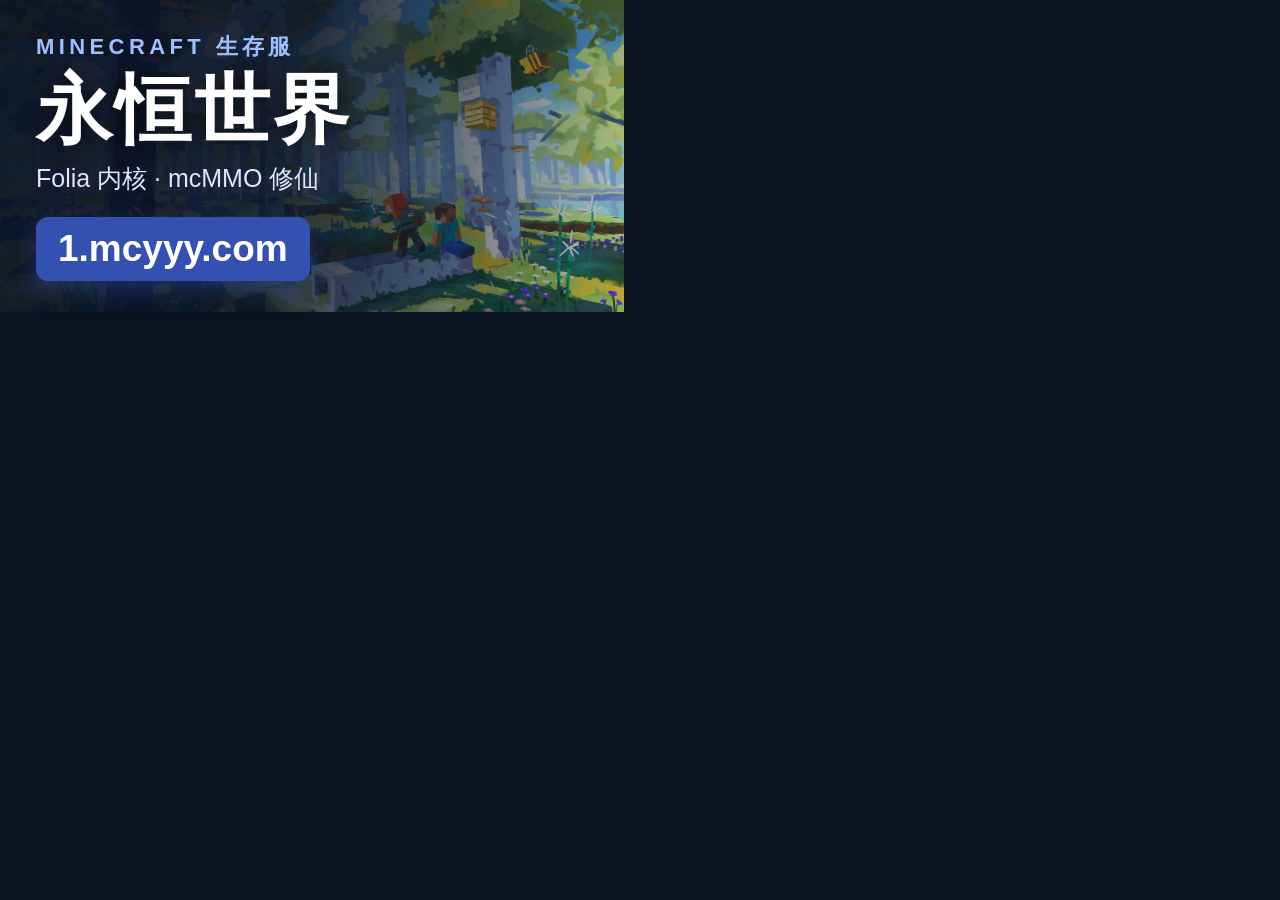
<file: upstream/tools/ad-mcyyy-side.html>
<!-- ads/mcyyy-side.webp 的源文件（index.html 左栏底部那张小广告）。改完重新出图（Windows + Chrome）：
     "C:\Program Files\Google\Chrome\Application\chrome.exe" --headless --disable-gpu ^
       --hide-scrollbars --force-device-scale-factor=2 --window-size=624,312 ^
       --screenshot=D:\projects\HowToLiveBetter\ads\mcyyy-side.png ^
       D:\projects\HowToLiveBetter\tools\ad-mcyyy-side.html
     再按 tools/ad-mcyyy.html 注释里的办法转成 webp 并删掉 png。
     字号是按「在侧栏里只有 208px 宽」配的，比 ad-mcyyy.html 那张横幅大一圈，缩小后才看得清。
     device-scale-factor=2 是为了高分屏不糊。README 里那张大横幅见 tools/ad-mcyyy.html。 -->
<!doctype html><meta charset="utf-8">
<style>
*{margin:0;padding:0;box-sizing:border-box}
body{width:624px;height:312px;font-family:"Microsoft YaHei","PingFang SC",sans-serif;
  position:relative;overflow:hidden;background:#0b1220}
.bg{position:absolute;inset:0;background:url("ad-mcyyy-bg.webp") 62% 46% / cover no-repeat}
.scrim{position:absolute;inset:0;
  background:linear-gradient(103deg, rgba(8,15,32,.95) 0%, rgba(8,15,32,.88) 46%, rgba(8,15,32,.5) 78%, rgba(8,15,32,.2) 100%)}
.in{position:relative;height:100%;padding:34px 36px;display:flex;flex-direction:column;justify-content:center;color:#fff}
.kicker{font-size:22px;letter-spacing:.2em;color:#9fc0ff;font-weight:600}
h1{margin-top:10px;font-size:76px;line-height:1;letter-spacing:.04em;font-weight:700;
  text-shadow:0 4px 22px rgba(0,0,0,.55)}
.sub{margin-top:14px;font-size:25px;color:#dbe6ff;font-weight:500}
.ip{margin-top:22px;align-self:flex-start;font-size:37px;font-weight:700;padding:11px 22px;border-radius:12px;
  background:#3451b2;box-shadow:0 8px 24px rgba(52,81,178,.45)}
</style>
<div class="bg"></div>
<div class="scrim"></div>
<div class="in">
  <div class="kicker">MINECRAFT 生存服</div>
  <h1>永恒世界</h1>
  <div class="sub">Folia 内核 · mcMMO 修仙</div>
  <div class="ip">1.mcyyy.com</div>
</div>
</file>
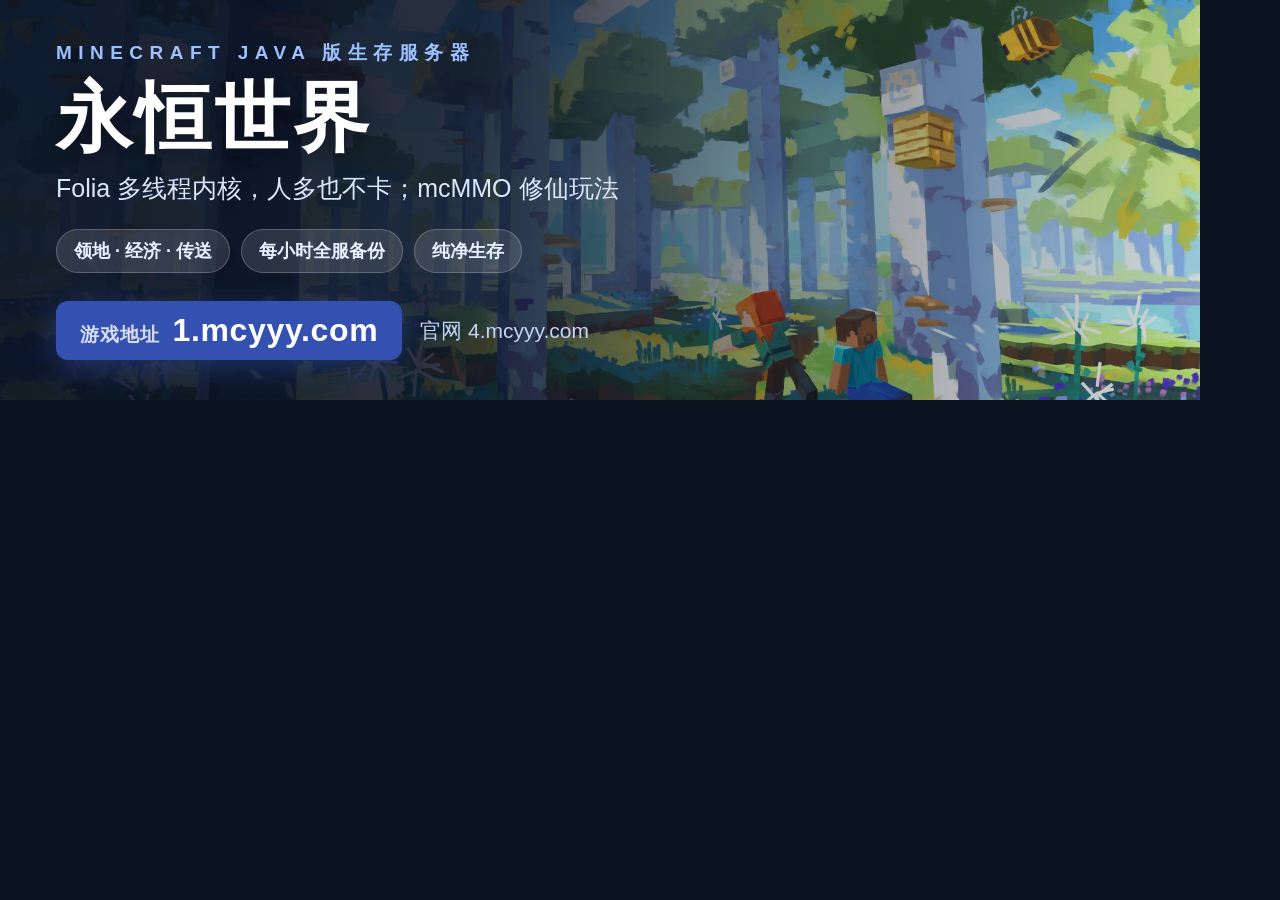
<file: upstream/tools/ad-mcyyy.html>
<!-- ads/mcyyy.webp 的源文件（README 底部「广告位」里那张横幅）。改完重新出图（Windows + Chrome）：
     "C:\Program Files\Google\Chrome\Application\chrome.exe" --headless --disable-gpu ^
       --hide-scrollbars --force-device-scale-factor=1 --window-size=1200,400 ^
       --screenshot=D:\projects\HowToLiveBetter\ads\mcyyy.png ^
       D:\projects\HowToLiveBetter\tools\ad-mcyyy.html
     Chrome 只能出 png（约 540KB），再转成 webp（约 55KB）后删掉 png，转换借 mcyyy-next 里的 sharp：
       cd D:\projects\mcyyy-next
       node -e "require('sharp')('D:/projects/HowToLiveBetter/ads/mcyyy.png').webp({quality:84}).toFile('D:/projects/HowToLiveBetter/ads/mcyyy.webp')"
     截图必须用绝对路径，相对路径 headless 会报「系统找不到指定的路径」。
     背景图 tools/ad-mcyyy-bg.webp 来自服务器官网自己的主视觉，换广告主就整份复制一份改。 -->
<!doctype html><meta charset="utf-8">
<style>
*{margin:0;padding:0;box-sizing:border-box}
body{width:1200px;height:400px;font-family:"Microsoft YaHei","PingFang SC",sans-serif;
  position:relative;overflow:hidden;background:#0b1220}
.bg{position:absolute;inset:0;background:url("ad-mcyyy-bg.webp") center 42% / cover no-repeat}
.scrim{position:absolute;inset:0;
  background:linear-gradient(100deg, rgba(8,15,32,.94) 0%, rgba(8,15,32,.86) 38%, rgba(8,15,32,.45) 64%, rgba(8,15,32,.15) 100%)}
.in{position:relative;height:100%;padding:44px 56px;display:flex;flex-direction:column;justify-content:center;color:#fff}
.kicker{font-size:19px;letter-spacing:.34em;color:#9fc0ff;font-weight:600}
h1{margin-top:14px;font-size:76px;line-height:1;letter-spacing:.04em;font-weight:700;
  text-shadow:0 4px 26px rgba(0,0,0,.55)}
.sub{margin-top:16px;font-size:25px;color:#dbe6ff;font-weight:500}
.chips{margin-top:24px;display:flex;gap:11px}
.c{font-size:18px;font-weight:600;padding:9px 17px;border-radius:999px;
  background:rgba(255,255,255,.12);border:1px solid rgba(255,255,255,.22);color:#eaf1ff}
.addr{margin-top:28px;display:flex;align-items:center;gap:18px}
.ip{font-size:32px;font-weight:700;letter-spacing:.02em;padding:11px 24px;border-radius:12px;
  background:#3451b2;box-shadow:0 8px 28px rgba(52,81,178,.45)}
.ip span{font-size:19px;font-weight:600;opacity:.82;margin-right:12px;letter-spacing:.06em}
.site{font-size:21px;color:#c3d4f5;font-weight:500}
</style>
<div class="bg"></div>
<div class="scrim"></div>
<div class="in">
  <div class="kicker">MINECRAFT JAVA 版生存服务器</div>
  <h1>永恒世界</h1>
  <div class="sub">Folia 多线程内核，人多也不卡；mcMMO 修仙玩法</div>
  <div class="chips">
    <div class="c">领地 · 经济 · 传送</div>
    <div class="c">每小时全服备份</div>
    <div class="c">纯净生存</div>
  </div>
  <div class="addr">
    <div class="ip"><span>游戏地址</span>1.mcyyy.com</div>
    <div class="site">官网 4.mcyyy.com</div>
  </div>
</div>
</file>
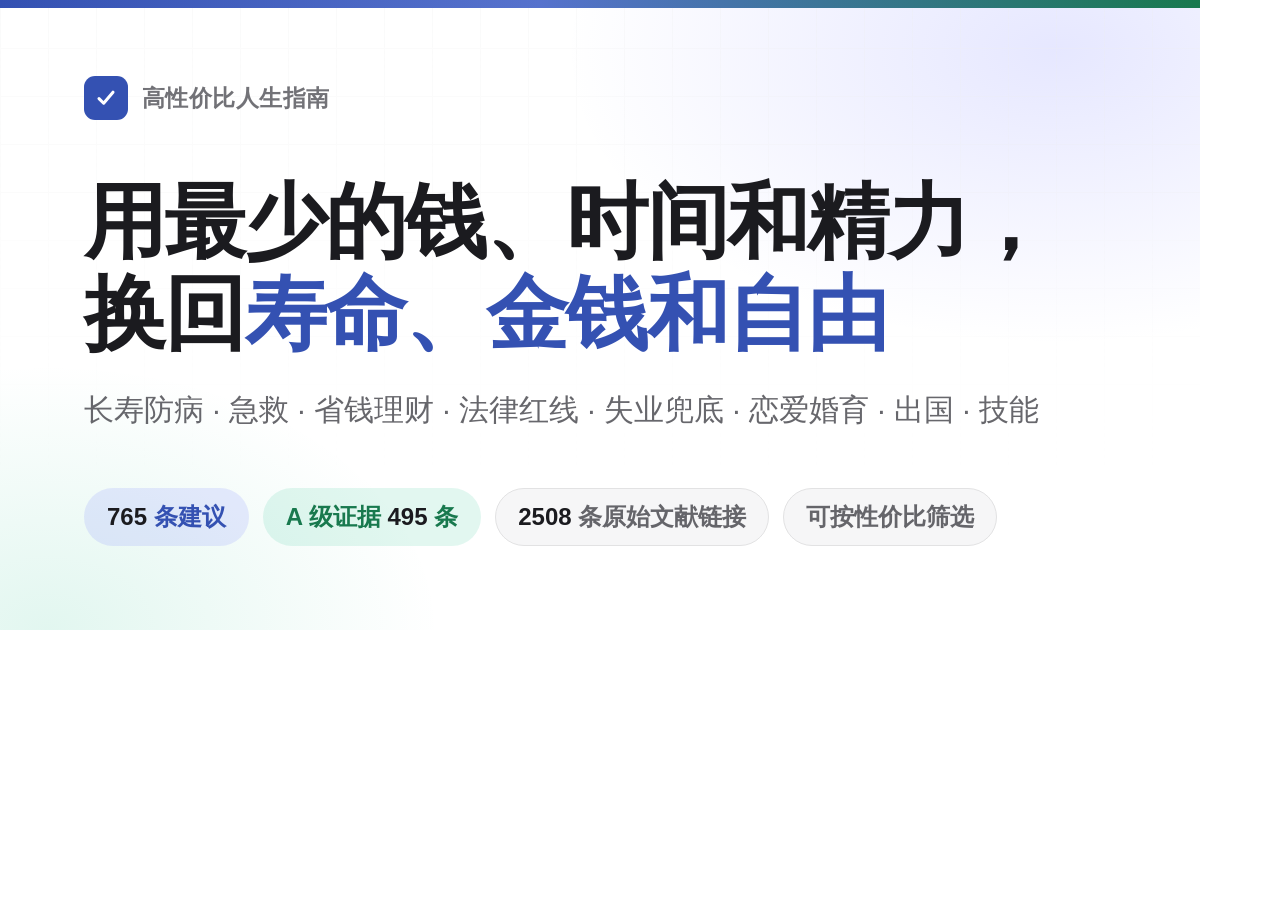
<file: upstream/tools/og.html>
<!-- og.png 的源文件。数字由 node tools/sync-stats.mjs 回写，同一条命令顺带重新截图。
     三个数字的口径：条目数、A 级条数取自 README 正文（不含「怎么读」示例块里的那条），
     链接数 = 所有「- 来源：」和「- 备注：」行里的 http(s) 链接总数。 -->
<!doctype html><meta charset="utf-8">
<style>
*{margin:0;padding:0;box-sizing:border-box}
body{width:1200px;height:630px;font-family:"Microsoft YaHei","PingFang SC",sans-serif;
  background:#fff;position:relative;overflow:hidden}
.bg{position:absolute;inset:0;
  background:radial-gradient(700px 420px at 88% 8%, rgba(100,108,255,.16), transparent 70%),
             radial-gradient(560px 380px at 4% 100%, rgba(16,185,129,.12), transparent 70%)}
.grid{position:absolute;inset:0;opacity:.5;
  background-image:linear-gradient(#eceded 1px,transparent 1px),linear-gradient(90deg,#eceded 1px,transparent 1px);
  background-size:48px 48px;
  -webkit-mask-image:linear-gradient(180deg,rgba(0,0,0,.55),transparent 78%)}
.in{position:relative;padding:76px 84px;height:100%;display:flex;flex-direction:column}
.brand{display:flex;align-items:center;gap:14px;font-size:23px;color:#3c3c43b8;font-weight:600;letter-spacing:.02em}
.logo{width:44px;height:44px;border-radius:11px;background:#3451b2;color:#fff;font-size:26px;font-weight:700;
  display:flex;align-items:center;justify-content:center}
.logo svg{width:28px;height:28px}
h1{margin-top:56px;font-size:82px;line-height:1.12;letter-spacing:-.02em;color:#1b1b1f;font-weight:700}
h1 em{font-style:normal;color:#3451b2}
p{margin-top:26px;font-size:30px;white-space:nowrap;line-height:1.6;color:#3c3c43c7;max-width:960px}
.chips{margin-top:auto;margin-bottom:8px;display:flex;gap:14px;flex-wrap:wrap}
.c{font-size:24px;font-weight:600;padding:12px 22px;border-radius:999px;background:#f6f6f7;color:#3c3c43c7;border:1px solid #e2e2e3}
.c b{color:#1b1b1f}
.c.a{background:rgba(16,185,129,.12);border-color:transparent;color:#18794e}
.c.u{background:rgba(100,108,255,.14);border-color:transparent;color:#3451b2}
.bar{position:absolute;left:0;top:0;width:100%;height:8px;background:linear-gradient(90deg,#3451b2,#5672cd 45%,#18794e)}
</style>
<div class="bg"></div><div class="grid"></div><div class="bar"></div>
<div class="in">
  <div class="brand"><span class="logo" aria-hidden="true"><svg viewBox="0 0 24 24"><path d="M6 12.5l4 4 8-9.5" fill="none" stroke="currentColor" stroke-width="2.6" stroke-linecap="round" stroke-linejoin="round"/></svg></span>高性价比人生指南</div>
  <h1>用最少的钱、时间和精力，<br>换回<em>寿命、金钱和自由</em></h1>
  <p>长寿防病 · 急救 · 省钱理财 · 法律红线 · 失业兜底 · 恋爱婚育 · 出国 · 技能</p>
  <div class="chips">
    <div class="c u"><b>765</b> 条建议</div>
    <div class="c a">A 级证据 <b>495</b> 条</div>
    <div class="c"><b>2508</b> 条原始文献链接</div>
    <div class="c">可按性价比筛选</div>
  </div>
</div>
</file>
